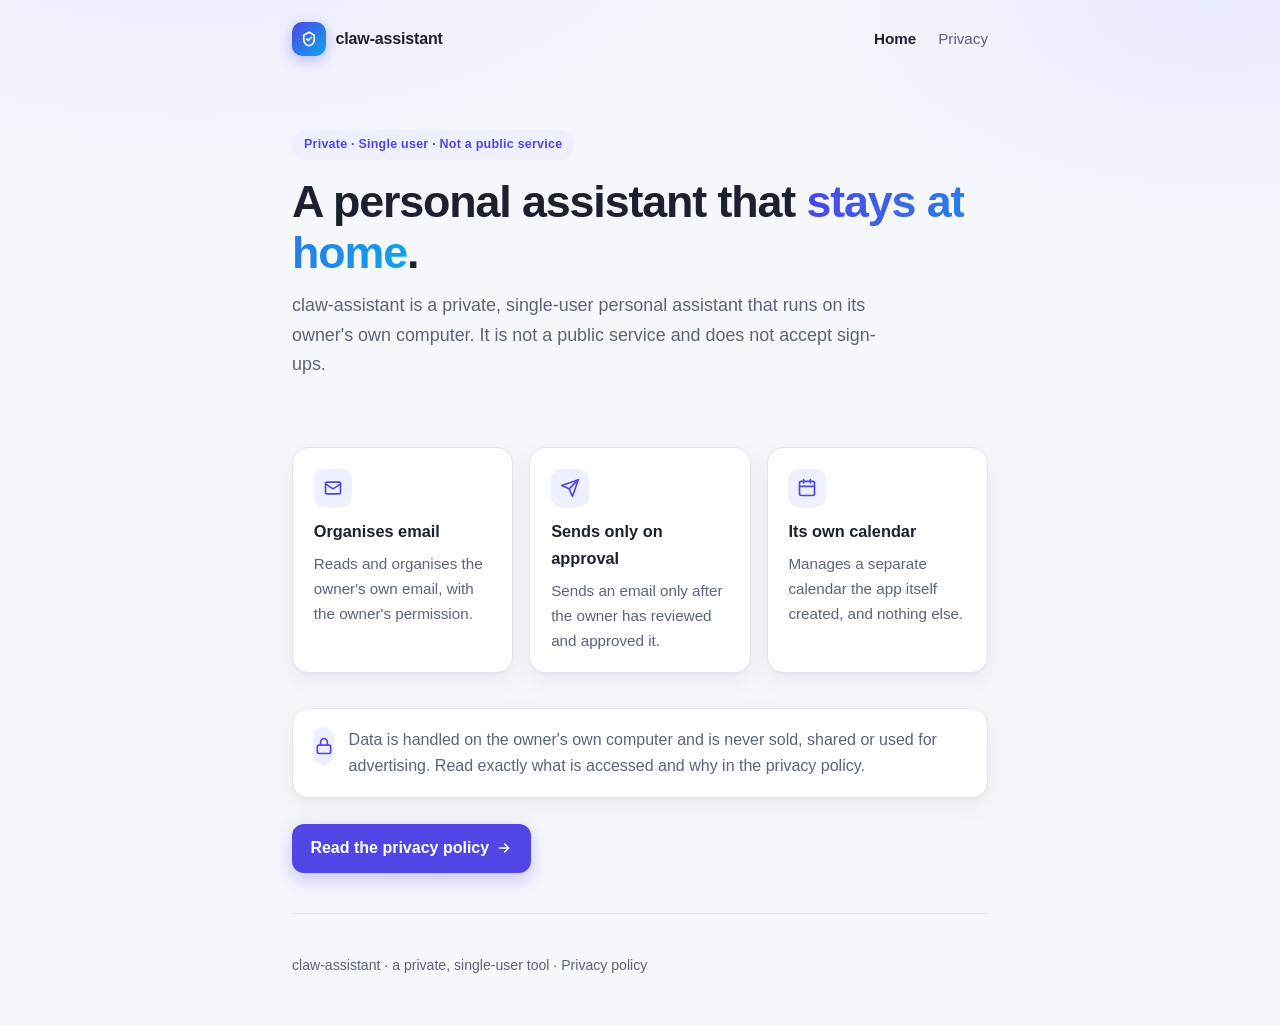
<file: index.html>
<!doctype html>
<html lang="en">
<head>
<meta charset="utf-8">
<meta name="viewport" content="width=device-width, initial-scale=1">
<meta name="description" content="claw-assistant is a private, single-user personal assistant that runs on its owner's own computer.">
<title>claw-assistant</title>
<link rel="stylesheet" href="style.css">
</head>
<body>
<div class="wrap">
  <nav class="nav">
    <a class="brand" href="./">
      <span class="logo" aria-hidden="true">
        <svg width="18" height="18" viewBox="0 0 24 24" fill="none" stroke="currentColor" stroke-width="2.2" stroke-linecap="round" stroke-linejoin="round"><path d="M12 3l7 4v5c0 4.4-3 8-7 9-4-1-7-4.6-7-9V7z"/><path d="M9 12l2 2 4-4"/></svg>
      </span>
      claw-assistant
    </a>
    <div class="nav-links">
      <a href="./" aria-current="page">Home</a>
      <a href="privacy.html">Privacy</a>
    </div>
  </nav>

  <header class="hero">
    <span class="pill">Private · Single user · Not a public service</span>
    <h1>A personal assistant that <span class="grad">stays at home</span>.</h1>
    <p class="lead">claw-assistant is a private, single-user personal assistant that runs on its owner's own computer. It is not a public service and does not accept sign-ups.</p>
  </header>

  <section class="grid" aria-label="What it does">
    <div class="card">
      <span class="icon" aria-hidden="true">
        <svg width="20" height="20" viewBox="0 0 24 24" fill="none" stroke="currentColor" stroke-width="2" stroke-linecap="round" stroke-linejoin="round"><rect x="3" y="5" width="18" height="14" rx="2"/><path d="M3 7l9 6 9-6"/></svg>
      </span>
      <h3>Organises email</h3>
      <p>Reads and organises the owner's own email, with the owner's permission.</p>
    </div>
    <div class="card">
      <span class="icon" aria-hidden="true">
        <svg width="20" height="20" viewBox="0 0 24 24" fill="none" stroke="currentColor" stroke-width="2" stroke-linecap="round" stroke-linejoin="round"><path d="M22 2L11 13"/><path d="M22 2l-7 20-4-9-9-4z"/></svg>
      </span>
      <h3>Sends only on approval</h3>
      <p>Sends an email only after the owner has reviewed and approved it.</p>
    </div>
    <div class="card">
      <span class="icon" aria-hidden="true">
        <svg width="20" height="20" viewBox="0 0 24 24" fill="none" stroke="currentColor" stroke-width="2" stroke-linecap="round" stroke-linejoin="round"><rect x="3" y="4" width="18" height="17" rx="2"/><path d="M16 2v4M8 2v4M3 10h18"/></svg>
      </span>
      <h3>Its own calendar</h3>
      <p>Manages a separate calendar the app itself created, and nothing else.</p>
    </div>
  </section>

  <div class="note">
    <span class="icon" aria-hidden="true">
      <svg width="20" height="20" viewBox="0 0 24 24" fill="none" stroke="currentColor" stroke-width="2" stroke-linecap="round" stroke-linejoin="round"><rect x="4" y="11" width="16" height="10" rx="2"/><path d="M8 11V7a4 4 0 0 1 8 0v4"/></svg>
    </span>
    <p>Data is handled on the owner's own computer and is never sold, shared or used for advertising. Read exactly what is accessed and why in the privacy policy.</p>
  </div>

  <a class="btn" href="privacy.html">Read the privacy policy
    <svg width="16" height="16" viewBox="0 0 24 24" fill="none" stroke="currentColor" stroke-width="2.2" stroke-linecap="round" stroke-linejoin="round" aria-hidden="true"><path d="M5 12h14M13 6l6 6-6 6"/></svg>
  </a>

  <footer>claw-assistant · a private, single-user tool · <a href="privacy.html">Privacy policy</a></footer>
</div>
</body>
</html>
</file>
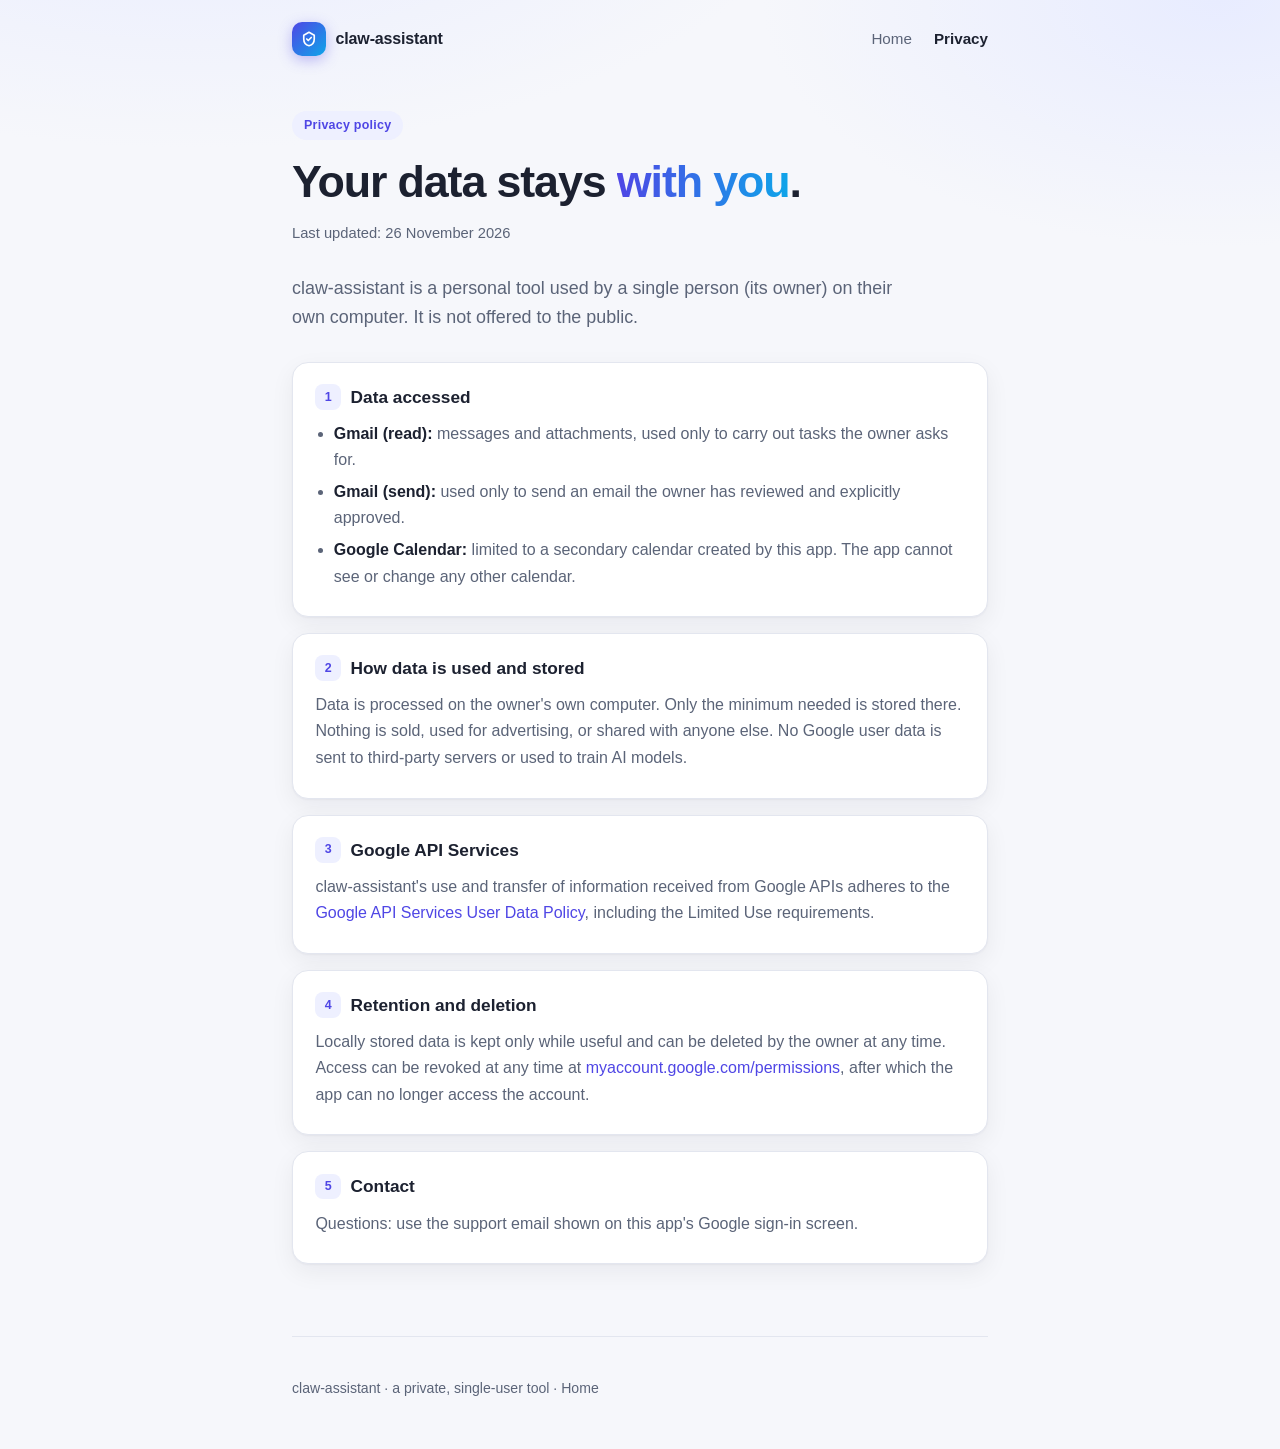
<file: privacy.html>
<!doctype html>
<html lang="en">
<head>
<meta charset="utf-8">
<meta name="viewport" content="width=device-width, initial-scale=1">
<meta name="description" content="Privacy policy for claw-assistant, a private single-user personal assistant.">
<title>claw-assistant — Privacy policy</title>
<link rel="stylesheet" href="style.css">
</head>
<body>
<div class="wrap">
  <nav class="nav">
    <a class="brand" href="./">
      <span class="logo" aria-hidden="true">
        <svg width="18" height="18" viewBox="0 0 24 24" fill="none" stroke="currentColor" stroke-width="2.2" stroke-linecap="round" stroke-linejoin="round"><path d="M12 3l7 4v5c0 4.4-3 8-7 9-4-1-7-4.6-7-9V7z"/><path d="M9 12l2 2 4-4"/></svg>
      </span>
      claw-assistant
    </a>
    <div class="nav-links">
      <a href="./">Home</a>
      <a href="privacy.html" aria-current="page">Privacy</a>
    </div>
  </nav>

  <main class="doc">
    <span class="pill">Privacy policy</span>
    <h1>Your data stays <span class="grad">with you</span>.</h1>
    <p class="meta">Last updated: 26 November 2026</p>
    <p class="lead" style="margin-bottom:1.8rem">claw-assistant is a personal tool used by a single person (its owner) on their own computer. It is not offered to the public.</p>

    <section class="section">
      <h2><span class="num">1</span>Data accessed</h2>
      <ul>
        <li><strong>Gmail (read):</strong> messages and attachments, used only to carry out tasks the owner asks for.</li>
        <li><strong>Gmail (send):</strong> used only to send an email the owner has reviewed and explicitly approved.</li>
        <li><strong>Google Calendar:</strong> limited to a secondary calendar created by this app. The app cannot see or change any other calendar.</li>
      </ul>
    </section>

    <section class="section">
      <h2><span class="num">2</span>How data is used and stored</h2>
      <p>Data is processed on the owner's own computer. Only the minimum needed is stored there. Nothing is sold, used for advertising, or shared with anyone else. No Google user data is sent to third-party servers or used to train AI models.</p>
    </section>

    <section class="section">
      <h2><span class="num">3</span>Google API Services</h2>
      <p>claw-assistant's use and transfer of information received from Google APIs adheres to the <a href="https://developers.google.com/terms/api-services-user-data-policy">Google API Services User Data Policy</a>, including the Limited Use requirements.</p>
    </section>

    <section class="section">
      <h2><span class="num">4</span>Retention and deletion</h2>
      <p>Locally stored data is kept only while useful and can be deleted by the owner at any time. Access can be revoked at any time at <a href="https://myaccount.google.com/permissions">myaccount.google.com/permissions</a>, after which the app can no longer access the account.</p>
    </section>

    <section class="section">
      <h2><span class="num">5</span>Contact</h2>
      <p>Questions: use the support email shown on this app's Google sign-in screen.</p>
    </section>
  </main>

  <footer>claw-assistant · a private, single-user tool · <a href="./">Home</a></footer>
</div>
</body>
</html>
</file>
<file: style.css>
:root {
  --bg: #f6f7fb;
  --bg-accent: #e8ecff;
  --card: #ffffff;
  --text: #1c2130;
  --muted: #5b6478;
  --line: #e3e6ef;
  --brand: #4f46e5;
  --brand-2: #0ea5e9;
  --brand-soft: #eef0ff;
  --shadow: 0 1px 2px rgba(20, 24, 40, .04), 0 8px 24px rgba(20, 24, 40, .06);
}
@media (prefers-color-scheme: dark) {
  :root {
    --bg: #0f1220;
    --bg-accent: #1a1f3a;
    --card: #171b2d;
    --text: #e8eaf2;
    --muted: #9aa3b8;
    --line: #262c44;
    --brand: #8b84ff;
    --brand-2: #38bdf8;
    --brand-soft: #22264a;
    --shadow: 0 1px 2px rgba(0, 0, 0, .3), 0 8px 24px rgba(0, 0, 0, .35);
  }
}
* { box-sizing: border-box; }
html { -webkit-text-size-adjust: 100%; }
body {
  margin: 0;
  font: 16px/1.65 -apple-system, BlinkMacSystemFont, "Segoe UI", Roboto, "Helvetica Neue", Arial, sans-serif;
  color: var(--text);
  background:
    radial-gradient(900px 420px at 15% -10%, var(--bg-accent), transparent 70%),
    radial-gradient(700px 380px at 95% 0%, var(--bg-accent), transparent 65%),
    var(--bg);
  min-height: 100vh;
}
a { color: var(--brand); text-decoration: none; }
a:hover { text-decoration: underline; }
.wrap { max-width: 46rem; margin: 0 auto; padding: 0 1.25rem; }

.nav { display: flex; align-items: center; justify-content: space-between; padding: 1.4rem 0; }
.brand { display: flex; align-items: center; gap: .6rem; font-weight: 650; color: var(--text); letter-spacing: -.01em; }
.brand:hover { text-decoration: none; }
.logo {
  width: 34px; height: 34px; border-radius: 10px; display: grid; place-items: center;
  background: linear-gradient(135deg, var(--brand), var(--brand-2)); color: #fff;
  box-shadow: 0 4px 14px rgba(79, 70, 229, .35);
}
.nav-links a { color: var(--muted); font-size: .95rem; margin-left: 1.1rem; }
.nav-links a[aria-current="page"] { color: var(--text); font-weight: 600; }

.hero { padding: 3.2rem 0 2rem; }
.pill {
  display: inline-block; font-size: .78rem; font-weight: 600; letter-spacing: .02em;
  color: var(--brand); background: var(--brand-soft); border-radius: 999px; padding: .28rem .75rem;
}
h1 { font-size: clamp(2rem, 5vw, 2.8rem); line-height: 1.15; letter-spacing: -.025em; margin: 1rem 0 .8rem; }
.grad { background: linear-gradient(90deg, var(--brand), var(--brand-2)); -webkit-background-clip: text; background-clip: text; color: transparent; }
.lead { font-size: 1.12rem; color: var(--muted); max-width: 38rem; margin: 0; }

.grid { display: grid; grid-template-columns: repeat(auto-fit, minmax(13rem, 1fr)); gap: 1rem; margin: 2.2rem 0; }
.card {
  background: var(--card); border: 1px solid var(--line); border-radius: 16px;
  padding: 1.3rem 1.3rem 1.2rem; box-shadow: var(--shadow);
}
.card h3 { margin: .7rem 0 .35rem; font-size: 1.02rem; }
.card p { margin: 0; color: var(--muted); font-size: .95rem; }
.icon {
  width: 38px; height: 38px; border-radius: 10px; display: grid; place-items: center;
  background: var(--brand-soft); color: var(--brand);
}

.note {
  display: flex; gap: .9rem; align-items: flex-start;
  background: var(--card); border: 1px solid var(--line); border-radius: 16px; padding: 1.1rem 1.25rem; box-shadow: var(--shadow);
}
.note p { margin: 0; color: var(--muted); }
.btn {
  display: inline-flex; align-items: center; gap: .45rem; margin-top: 1.6rem;
  background: var(--brand); color: #fff; font-weight: 600; padding: .7rem 1.15rem; border-radius: 12px;
  box-shadow: 0 6px 18px rgba(79, 70, 229, .3);
}
.btn:hover { text-decoration: none; filter: brightness(1.06); }

/* privacy page */
.doc { padding: 2rem 0 1rem; }
.doc .meta { color: var(--muted); font-size: .92rem; margin: .2rem 0 1.8rem; }
.section {
  background: var(--card); border: 1px solid var(--line); border-radius: 16px;
  padding: 1.25rem 1.4rem; margin-bottom: 1rem; box-shadow: var(--shadow);
}
.section h2 { display: flex; align-items: center; gap: .6rem; font-size: 1.08rem; margin: 0 0 .6rem; }
.section h2 .num {
  font-size: .78rem; width: 1.6rem; height: 1.6rem; border-radius: 8px; display: grid; place-items: center;
  background: var(--brand-soft); color: var(--brand);
}
.section p, .section li { color: var(--muted); }
.section p { margin: .4rem 0; }
.section ul { margin: .3rem 0; padding-left: 1.15rem; }
.section li { margin: .35rem 0; }
.section strong { color: var(--text); }

footer { color: var(--muted); font-size: .88rem; padding: 2.5rem 0 3rem; border-top: 1px solid var(--line); margin-top: 2.5rem; }
footer a { color: var(--muted); }
</file>
